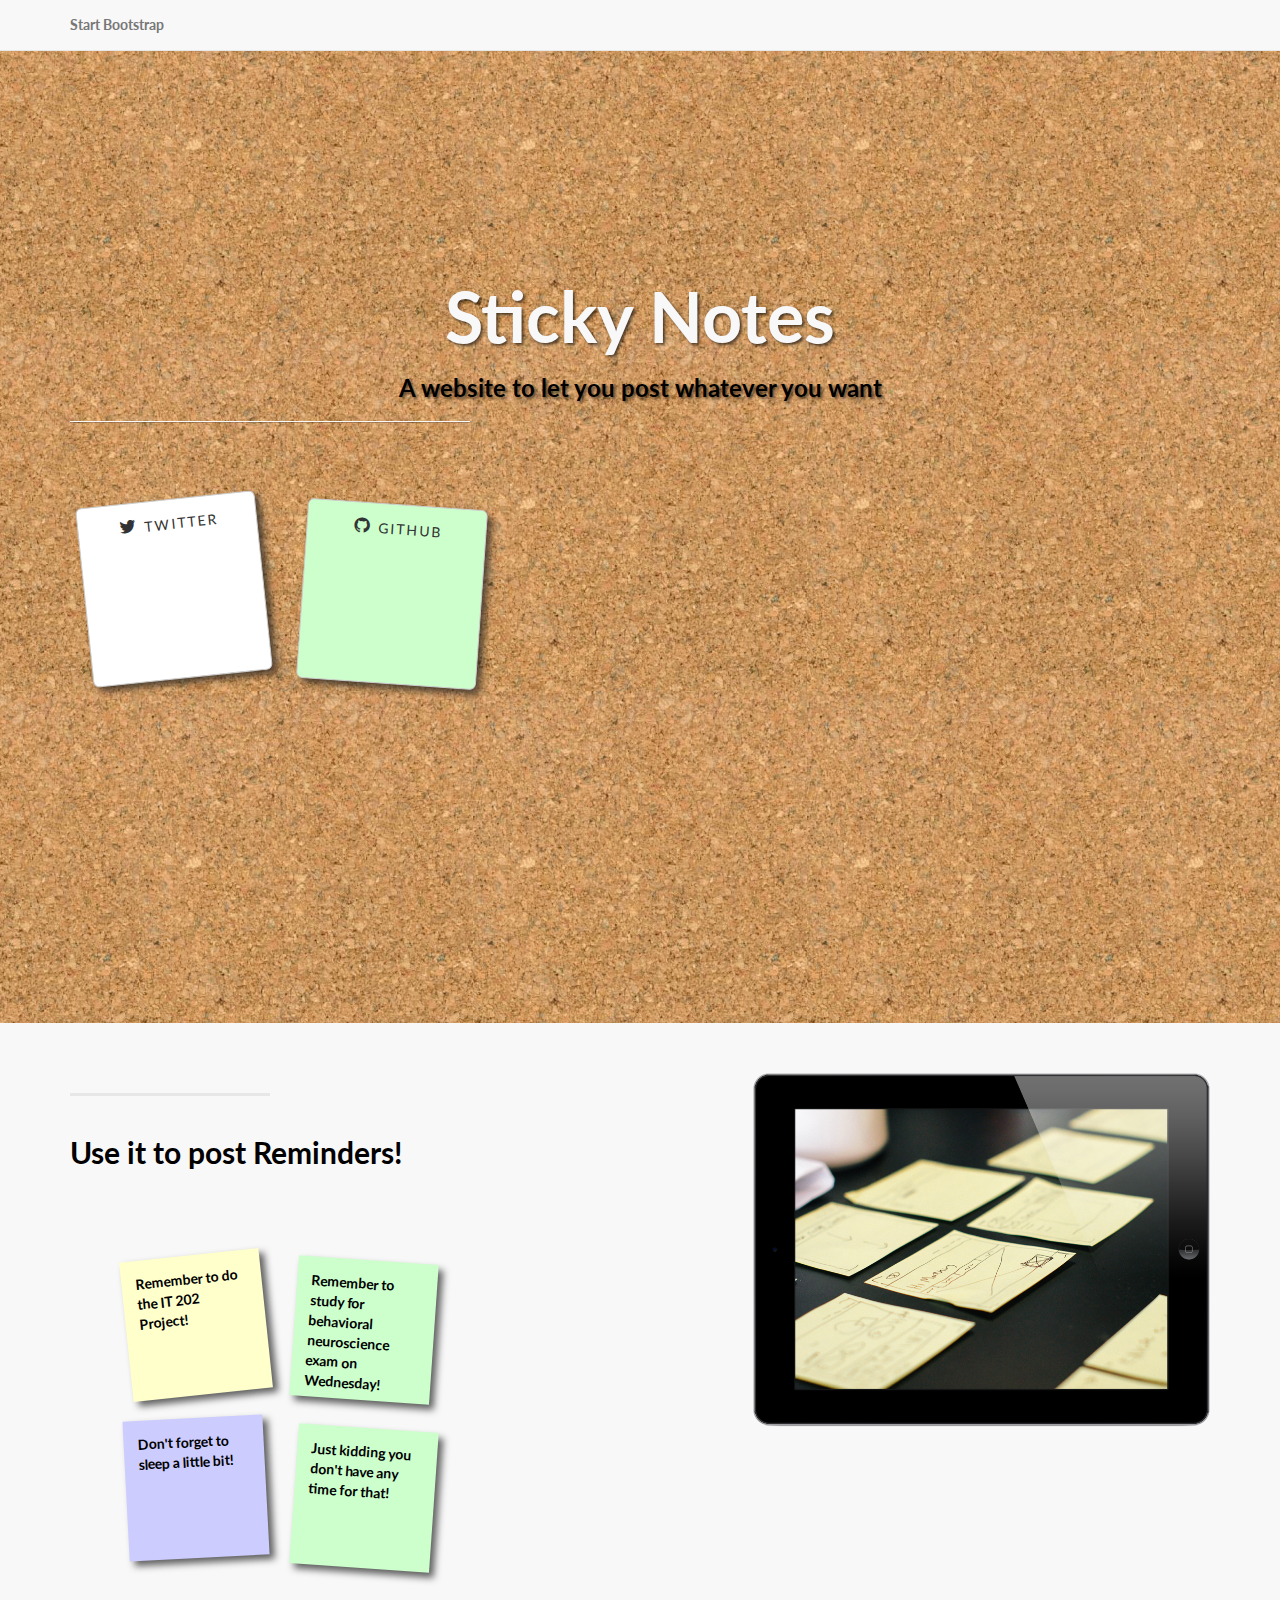
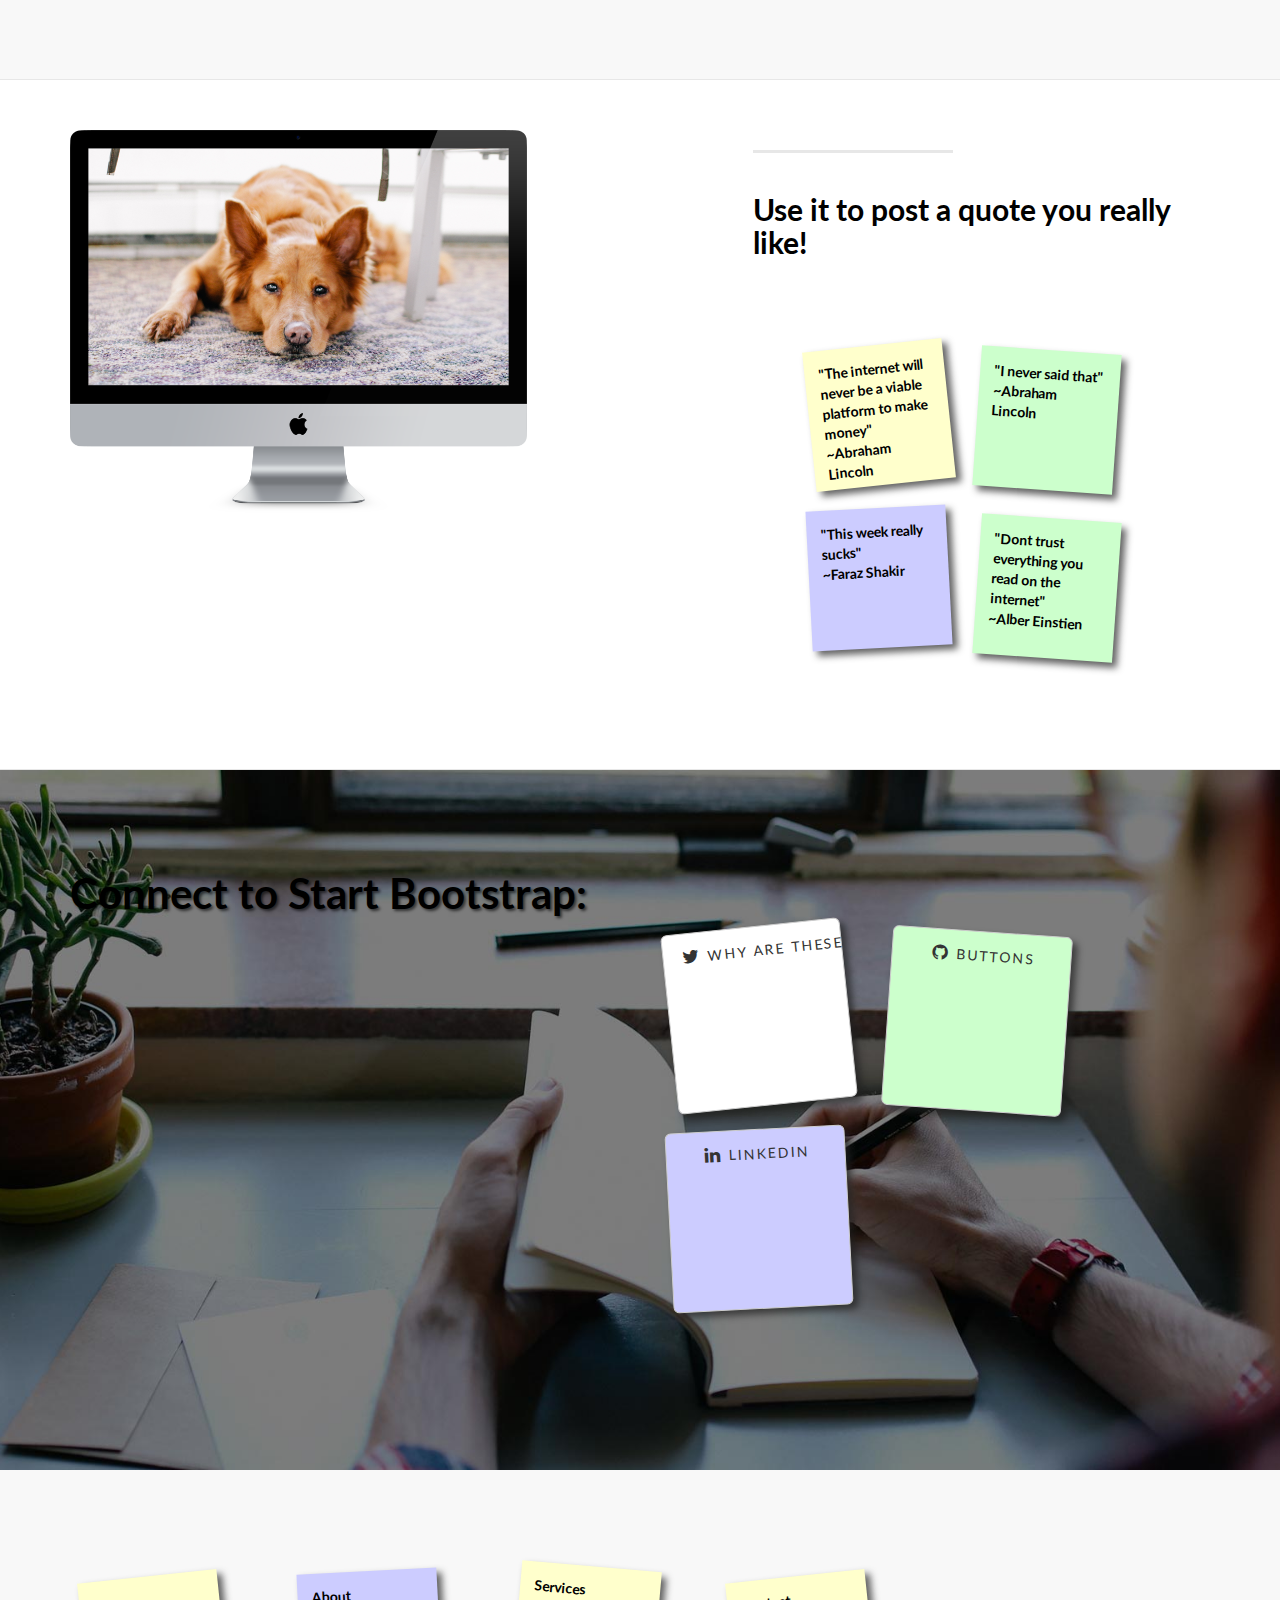
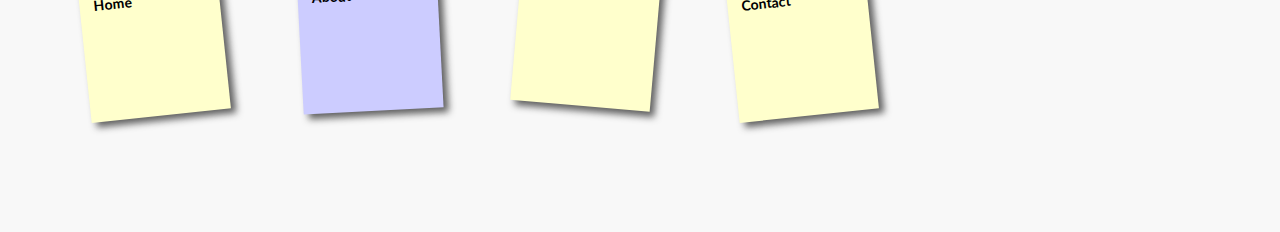
<file: Advert Site for Stickynotes/index.html>
<!DOCTYPE html>
<html lang="en">

<head>

    <meta charset="utf-8">
    <meta http-equiv="X-UA-Compatible" content="IE=edge">
    <meta name="viewport" content="width=device-width, initial-scale=1">
    <meta name="description" content="">
    <meta name="author" content="">

    <title>Landing Page - Start Bootstrap Theme</title>

    <!-- Bootstrap Core CSS -->
    <link href="css/bootstrap.min.css" rel="stylesheet">

    <!-- Custom CSS -->
    <link href="css/landing-page.css" rel="stylesheet">

    <!-- Custom Fonts -->
    <link href="font-awesome/css/font-awesome.min.css" rel="stylesheet" type="text/css">
    <link href="https://fonts.googleapis.com/css?family=Lato:300,400,700,300italic,400italic,700italic" rel="stylesheet" type="text/css">

    <!-- HTML5 Shim and Respond.js IE8 support of HTML5 elements and media queries -->
    <!-- WARNING: Respond.js doesn't work if you view the page via file:// -->
    <!--[if lt IE 9]>
        <script src="https://oss.maxcdn.com/libs/html5shiv/3.7.0/html5shiv.js"></script>
        <script src="https://oss.maxcdn.com/libs/respond.js/1.4.2/respond.min.js"></script>
    <![endif]-->

</head>

<body>

    <!-- Navigation -->
    <nav class="navbar navbar-default navbar-fixed-top topnav" role="navigation">
        <div class="container topnav">
            <!-- Brand and toggle get grouped for better mobile display -->
            <div class="navbar-header">
                <button type="button" class="navbar-toggle" data-toggle="collapse" data-target="#bs-example-navbar-collapse-1">
                    <span class="sr-only">Toggle navigation</span>
                    <span class="icon-bar"></span>
                    <span class="icon-bar"></span>
                    <span class="icon-bar"></span>
                </button>
                <a class="navbar-brand topnav" href="#">Start Bootstrap</a>
            </div>
            <!-- Collect the nav links, forms, and other content for toggling -->
            <div class="collapse navbar-collapse" id="bs-example-navbar-collapse-1">

            </div>
            <!-- /.navbar-collapse -->
        </div>
        <!-- /.container -->
    </nav>


    <!-- Header -->
    <a name="about"></a>
    <div class="intro-header">
        <div class="container">

            <div class="row">
                <div class="col-lg-12">
                    <div class="intro-message">
                        <h1>Sticky Notes</h1>
                        <h3>A website to let you post whatever you want</h3>
                        <hr class="intro-divider">
                        <ul class="list-inline intro-social-buttons">

                            <li>
                                <a href="https://twitter.com/SBootstrap" class="btn btn-default btn-lg"><i class="fa fa-twitter fa-fw"></i> <span class="network-name">Twitter</span></a>
                            </li>
                            <li>
                                <a href="https://github.com/IronSummitMedia/startbootstrap" class="btn btn-default btn-lg"><i class="fa fa-github fa-fw"></i> <span class="network-name">Github</span></a>
                            </li>
                        </ul>
                    </div>
                </div>
            </div>

        </div>
        <!-- /.container -->

    </div>
    <!-- /.intro-header -->

    <!-- Page Content -->

	<a  name="services"></a>
    <div class="content-section-a">

        <div class="container">
            <div class="row">
                <div class="col-lg-5 col-sm-6">
                    <hr class="section-heading-spacer">
                    <div class="clearfix"></div>
                    <h2 class="section-heading">Use it to post Reminders!</h2>
                    <ul>
                        <li>
                            <a href="#">Remember to do the IT 202 Project!</a>
                        </li>
                        <li>
                            <a href="#">Remember to study for behavioral neuroscience exam on Wednesday!</a>
                        </li>
                        <li>
                            <a href="#">Don't forget to sleep a little bit!</a>
                        </li>
                        <li>
                            <a href="#">Just kidding you don't have any time for that!</a>
                        </li>
                    </ul>
                </div>
                <div class="col-lg-5 col-lg-offset-2 col-sm-6">
                    <img class="img-responsive" src="img/ipad.png" alt="">
                </div>
            </div>

        </div>
        <!-- /.container -->

    </div>
    <!-- /.content-section-a -->

    <div class="content-section-b">

        <div class="container">

            <div class="row">
                <div class="col-lg-5 col-lg-offset-1 col-sm-push-6  col-sm-6">
                    <hr class="section-heading-spacer">
                    <div class="clearfix"></div>
                    <h2 class="section-heading">Use it to post a quote you really like!</h2>
                    <ul>
                        <li>
                            <a href="#">"The internet will never be a viable platform to make money" <br> ~Abraham Lincoln</a>
                        </li>
                        <li>
                            <a href="#">"I never said that" <br> ~Abraham Lincoln</a>
                        </li>
                        <li>
                            <a href="#">"This week really sucks"<br> ~Faraz Shakir</a>
                        </li>
                        <li>
                            <a href="#">"Dont trust everything you read on the internet"<br> ~Alber Einstien</a>
                        </li>
                    </ul>
                </div>
                <div class="col-lg-5 col-sm-pull-6  col-sm-6">
                    <img class="img-responsive" src="img/dog.png" alt="">
                </div>
            </div>

        </div>
        <!-- /.container -->

    </div>
    <!-- /.content-section-b -->



	<a  name="contact"></a>
    <div class="banner">

        <div class="container">

            <div class="row">
                <div class="col-lg-6">
                    <h2>Connect to Start Bootstrap:</h2>
                </div>
                <div class="col-lg-6">
                    <ul class="list-inline banner-social-buttons">
                        <li>
                            <a href="https://twitter.com/SBootstrap" class="btn btn-default btn-lg"><i class="fa fa-twitter fa-fw"></i> <span class="network-name">Why are these</span></a>
                        </li>
                        <li>
                            <a href="https://github.com/IronSummitMedia/startbootstrap" class="btn btn-default btn-lg"><i class="fa fa-github fa-fw"></i> <span class="network-name">buttons</span></a>
                        </li>
                        <li>
                            <a href="#" class="btn btn-default btn-lg"><i class="fa fa-linkedin fa-fw"></i> <span class="network-name">Linkedin</span></a>
                        </li>
                    </ul>
                </div>
            </div>

        </div>
        <!-- /.container -->

    </div>
    <!-- /.banner -->

    <!-- Footer -->
    <footer>
        <div class="container">
            <div class="row">
                <div class="col-lg-12">
                    <ul class="list-inline">
                        <li>
                            <a href="#">Home</a>
                        </li>
                        <li class="footer-menu-divider"></li>
                        <li>
                            <a href="#about">About</a>
                        </li>
                        <li class="footer-menu-divider"></li>
                        <li>
                            <a href="#services">Services</a>
                        </li>
                        <li class="footer-menu-divider"></li>
                        <li>
                            <a href="#contact">Contact</a>
                        </li>
                    </ul>
                   
                </div>
            </div>
        </div>
    </footer>

    <!-- jQuery -->
    <script src="js/jquery.js"></script>

    <!-- Bootstrap Core JavaScript -->
    <script src="js/bootstrap.min.js"></script>

</body>

</html>
</file>
<file: Advert Site for Stickynotes/css/landing-page.css>
/*
 * Start Bootstrap - Landing Page (http://startbootstrap.com/)
 * Copyright 2013-2016 Start Bootstrap
 * Licensed under MIT (https://github.com/BlackrockDigital/startbootstrap/blob/gh-pages/LICENSE)
 */

body,
html {
    width: 100%;
    height: 100%;
}

body,
h1,
h2,
h3,
h4,
h5,
h6 {
    font-family: "Lato","Helvetica Neue",Helvetica,Arial,sans-serif;
    font-weight: 700;
}

.topnav {
    font-size: 14px; 
}

.lead {
    font-size: 18px;
    font-weight: 400;
}

.intro-header {
    padding-top: 50px; /* If you're making other pages, make sure there is 50px of padding to make sure the navbar doesn't overlap content! */
    padding-bottom: 50px;
    text-align: center;
    color: #f8f8f8;
    background: url(../img/cork.jpg);
    background-position:center center;
    background-attachment:scroll;
    }

.intro-message {
    position: relative;
    padding-top: 20%;
    padding-bottom: 20%;
}

.intro-message > h1 {
    margin: 0;
    text-shadow: 2px 2px 3px rgba(0,0,0,0.6);
    font-size: 5em;
}

.intro-divider {
    width: 400px;
    border-top: 1px solid #f8f8f8;
    border-bottom: 1px solid rgba(0,0,0,0.2);
}

.intro-message > h3 {
    text-shadow: 2px 2px 3px rgba(0,0,0,0.6);
}

@media(max-width:767px) {
    .intro-message {
        padding-bottom: 15%;
    }

    .intro-message > h1 {
        font-size: 3em;
    }

    ul.intro-social-buttons > li {
        display: block;
        margin-bottom: 20px;
        padding: 0;
    }

    ul.intro-social-buttons > li:last-child {
        margin-bottom: 0;
    }

    .intro-divider {
        width: 100%;
    }
}

.network-name {
    text-transform: uppercase;
    font-size: 14px;
    font-weight: 400;
    letter-spacing: 2px;
}

.content-section-a {
    padding: 50px 0;
    background-color: #f8f8f8;
}

.content-section-b {
    padding: 50px 0;
    border-top: 1px solid #e7e7e7;
    border-bottom: 1px solid #e7e7e7;
}

.section-heading {
    margin-bottom: 30px;
}

.section-heading-spacer {
    float: left;
    width: 200px;
    border-top: 3px solid #e7e7e7;
}

.banner {
    padding: 100px 0;
    color: #f8f8f8;
    background: url(../img/banner-bg.jpg) no-repeat center center;
    background-size: cover;
}

.banner h2 {
    margin: 0;
    text-shadow: 2px 2px 3px rgba(0,0,0,0.6);
    font-size: 3em;
}

.banner ul {
    margin-bottom: 0;
}

.banner-social-buttons {
    float: right;
    margin-top: 0;
}

@media(max-width:1199px) {
    ul.banner-social-buttons {
        float: left;
        margin-top: 15px;
    }
}

@media(max-width:767px) {
    .banner h2 {
        margin: 0;
        text-shadow: 2px 2px 3px rgba(0,0,0,0.6);
        font-size: 3em;
    }

    ul.banner-social-buttons > li {
        display: block;
        margin-bottom: 20px;
        padding: 0;
    }

    ul.banner-social-buttons > li:last-child {
        margin-bottom: 0;
    }
}

footer {
    padding: 50px 0;
    background-color: #f8f8f8;
}

p.copyright {
    margin: 15px 0 0;
}
*{
  margin:0;
  padding:0;
}

h3,h2{
color: black;
}
ul,li{
  list-style:none;
}
ul{
  overflow:hidden;
  padding:3em;
}
ul li a{
  text-decoration:none;
  color:#000;
  background:#ffc;
  display:block;
  height:10em;
  width:10em;
  padding:1em;
  -moz-box-shadow:5px 5px 7px rgba(33,33,33,1);
  -webkit-box-shadow: 5px 5px 7px rgba(33,33,33,.7);
  box-shadow: 5px 5px 7px rgba(33,33,33,.7);
  -moz-transition:-moz-transform .15s linear;
  -o-transition:-o-transform .15s linear;
  -webkit-transition:-webkit-transform .15s linear;
}
ul li{
  margin:1em;
  float:left;
}
ul li h2{
  font-size:140%;
  font-weight:bold;
  padding-bottom:10px;
}
ul li p{
  font-family:"Reenie Beanie",arial,sans-serif;
  font-size:180%;
}
ul li a{
  -webkit-transform: rotate(-6deg);
  -o-transform: rotate(-6deg);
  -moz-transform:rotate(-6deg);
}
ul li:nth-child(even) a{
  -o-transform:rotate(4deg);
  -webkit-transform:rotate(4deg);
  -moz-transform:rotate(4deg);
  position:relative;
  top:5px;
  background:#cfc;
}
ul li:nth-child(3n) a{
  -o-transform:rotate(-3deg);
  -webkit-transform:rotate(-3deg);
  -moz-transform:rotate(-3deg);
  position:relative;
  top:-5px;
  background:#ccf;
}
ul li:nth-child(5n) a{
  -o-transform:rotate(5deg);
  -webkit-transform:rotate(5deg);
  -moz-transform:rotate(5deg);
  position:relative;
  top:-10px;
}
ul li a:hover,ul li a:focus{
  box-shadow:10px 10px 7px rgba(0,0,0,.7);
  -moz-box-shadow:10px 10px 7px rgba(0,0,0,.7);
  -webkit-box-shadow: 10px 10px 7px rgba(0,0,0,.7);
  -webkit-transform: scale(1.25);
  -moz-transform: scale(1.25);
  -o-transform: scale(1.25);
  position:relative;
  z-index:5;
}
ol{text-align:center;}
ol li{display:inline;padding-right:1em;}
ol li a{color:#fff;}
</file>
